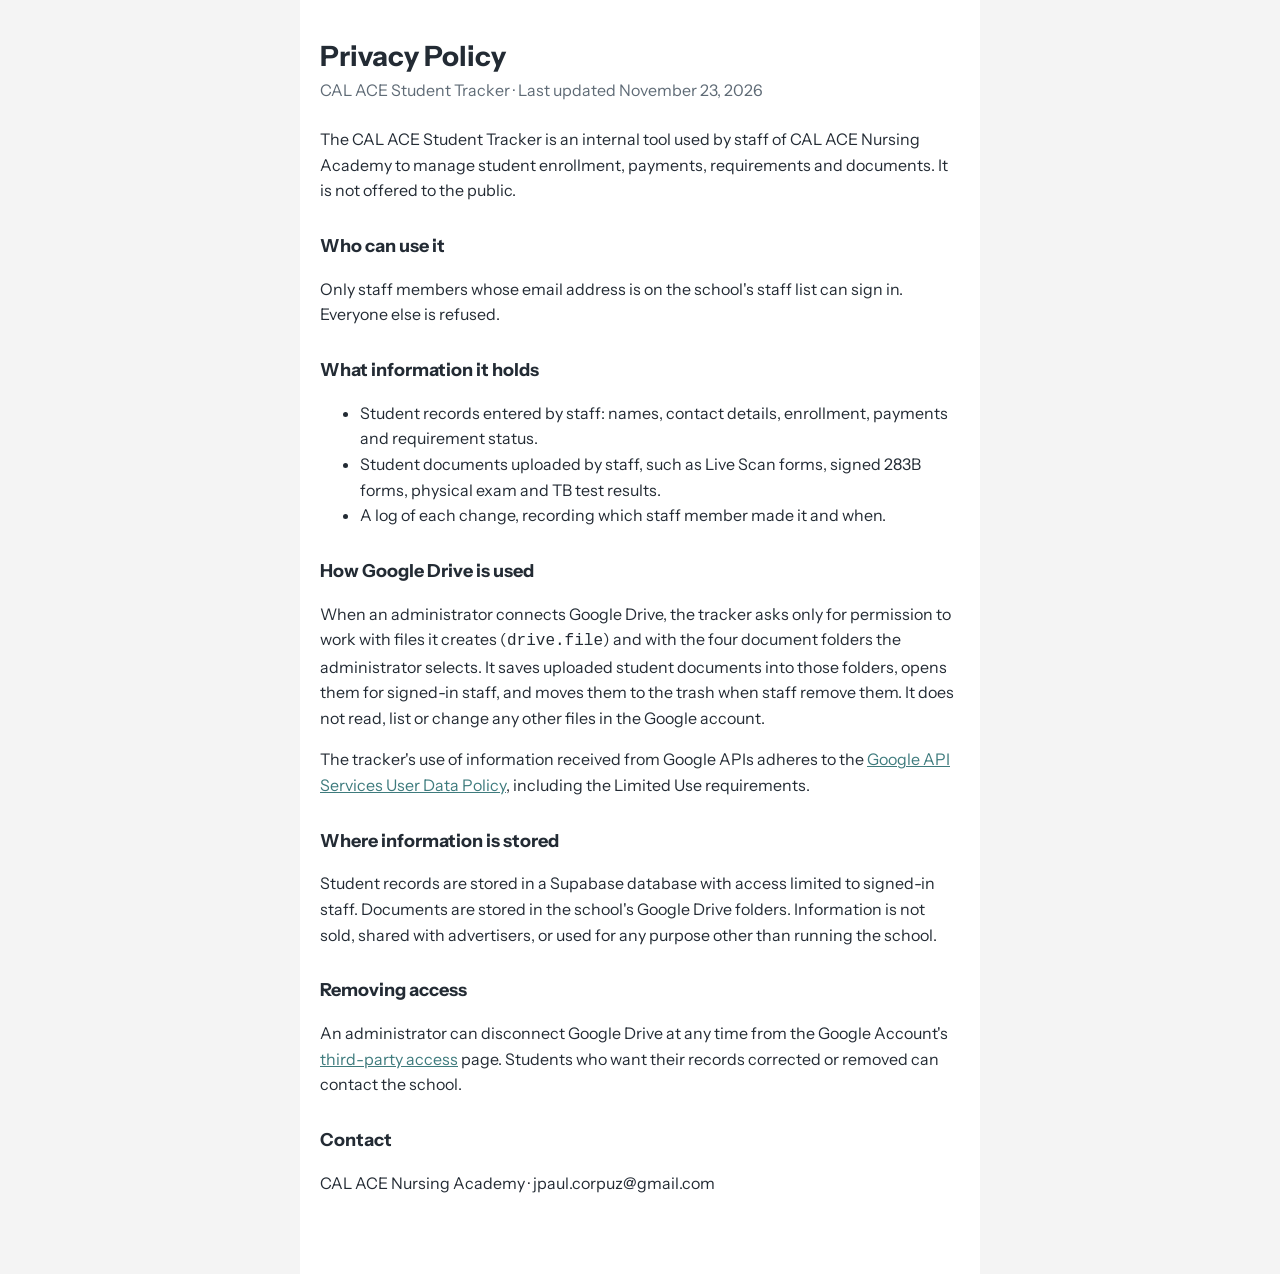
<file: privacy.html>
<!doctype html>
<html lang="en">
<head>
<meta charset="utf-8">
<meta name="viewport" content="width=device-width, initial-scale=1">
<title>Privacy Policy · CAL ACE Student Tracker</title>
<link rel="stylesheet" href="https://fonts.googleapis.com/css2?family=Instrument+Sans:wght@400;600;700&display=swap">
<style>
  :root{--ink:#232B34;--muted:#5F6B76;--paper:#F4F4F4;--teal:#3E7B7D}
  body{margin:0;background:var(--paper);color:var(--ink);font:16px/1.6 "Instrument Sans","Segoe UI",system-ui,sans-serif}
  main{max-width:680px;margin:0 auto;padding:40px 20px 64px;background:#fff;min-height:100vh;box-sizing:border-box}
  h1{font-size:28px;line-height:1.2;margin:0 0 4px}
  h2{font-size:18px;margin:28px 0 6px}
  p,li{color:var(--ink)}
  .meta{color:var(--muted);margin:0 0 24px}
  a{color:var(--teal)}
</style>
</head>
<body>
<main>
  <h1>Privacy Policy</h1>
  <p class="meta">CAL ACE Student Tracker · Last updated November 23, 2026</p>

  <p>The CAL ACE Student Tracker is an internal tool used by staff of CAL ACE Nursing Academy to manage
  student enrollment, payments, requirements and documents. It is not offered to the public.</p>

  <h2>Who can use it</h2>
  <p>Only staff members whose email address is on the school's staff list can sign in. Everyone else is refused.</p>

  <h2>What information it holds</h2>
  <ul>
    <li>Student records entered by staff: names, contact details, enrollment, payments and requirement status.</li>
    <li>Student documents uploaded by staff, such as Live Scan forms, signed 283B forms, physical exam and TB test results.</li>
    <li>A log of each change, recording which staff member made it and when.</li>
  </ul>

  <h2>How Google Drive is used</h2>
  <p>When an administrator connects Google Drive, the tracker asks only for permission to work with files it creates
  (<code>drive.file</code>) and with the four document folders the administrator selects. It saves uploaded student
  documents into those folders, opens them for signed-in staff, and moves them to the trash when staff remove them.
  It does not read, list or change any other files in the Google account.</p>
  <p>The tracker's use of information received from Google APIs adheres to the
  <a href="https://developers.google.com/terms/api-services-user-data-policy" rel="noopener">Google API Services User Data Policy</a>,
  including the Limited Use requirements.</p>

  <h2>Where information is stored</h2>
  <p>Student records are stored in a Supabase database with access limited to signed-in staff. Documents are stored in the
  school's Google Drive folders. Information is not sold, shared with advertisers, or used for any purpose other than
  running the school.</p>

  <h2>Removing access</h2>
  <p>An administrator can disconnect Google Drive at any time from the Google Account's
  <a href="https://myaccount.google.com/permissions" rel="noopener">third-party access</a> page.
  Students who want their records corrected or removed can contact the school.</p>

  <h2>Contact</h2>
  <p>CAL ACE Nursing Academy · jpaul.corpuz@gmail.com</p>
</main>
</body>
</html>
</file>
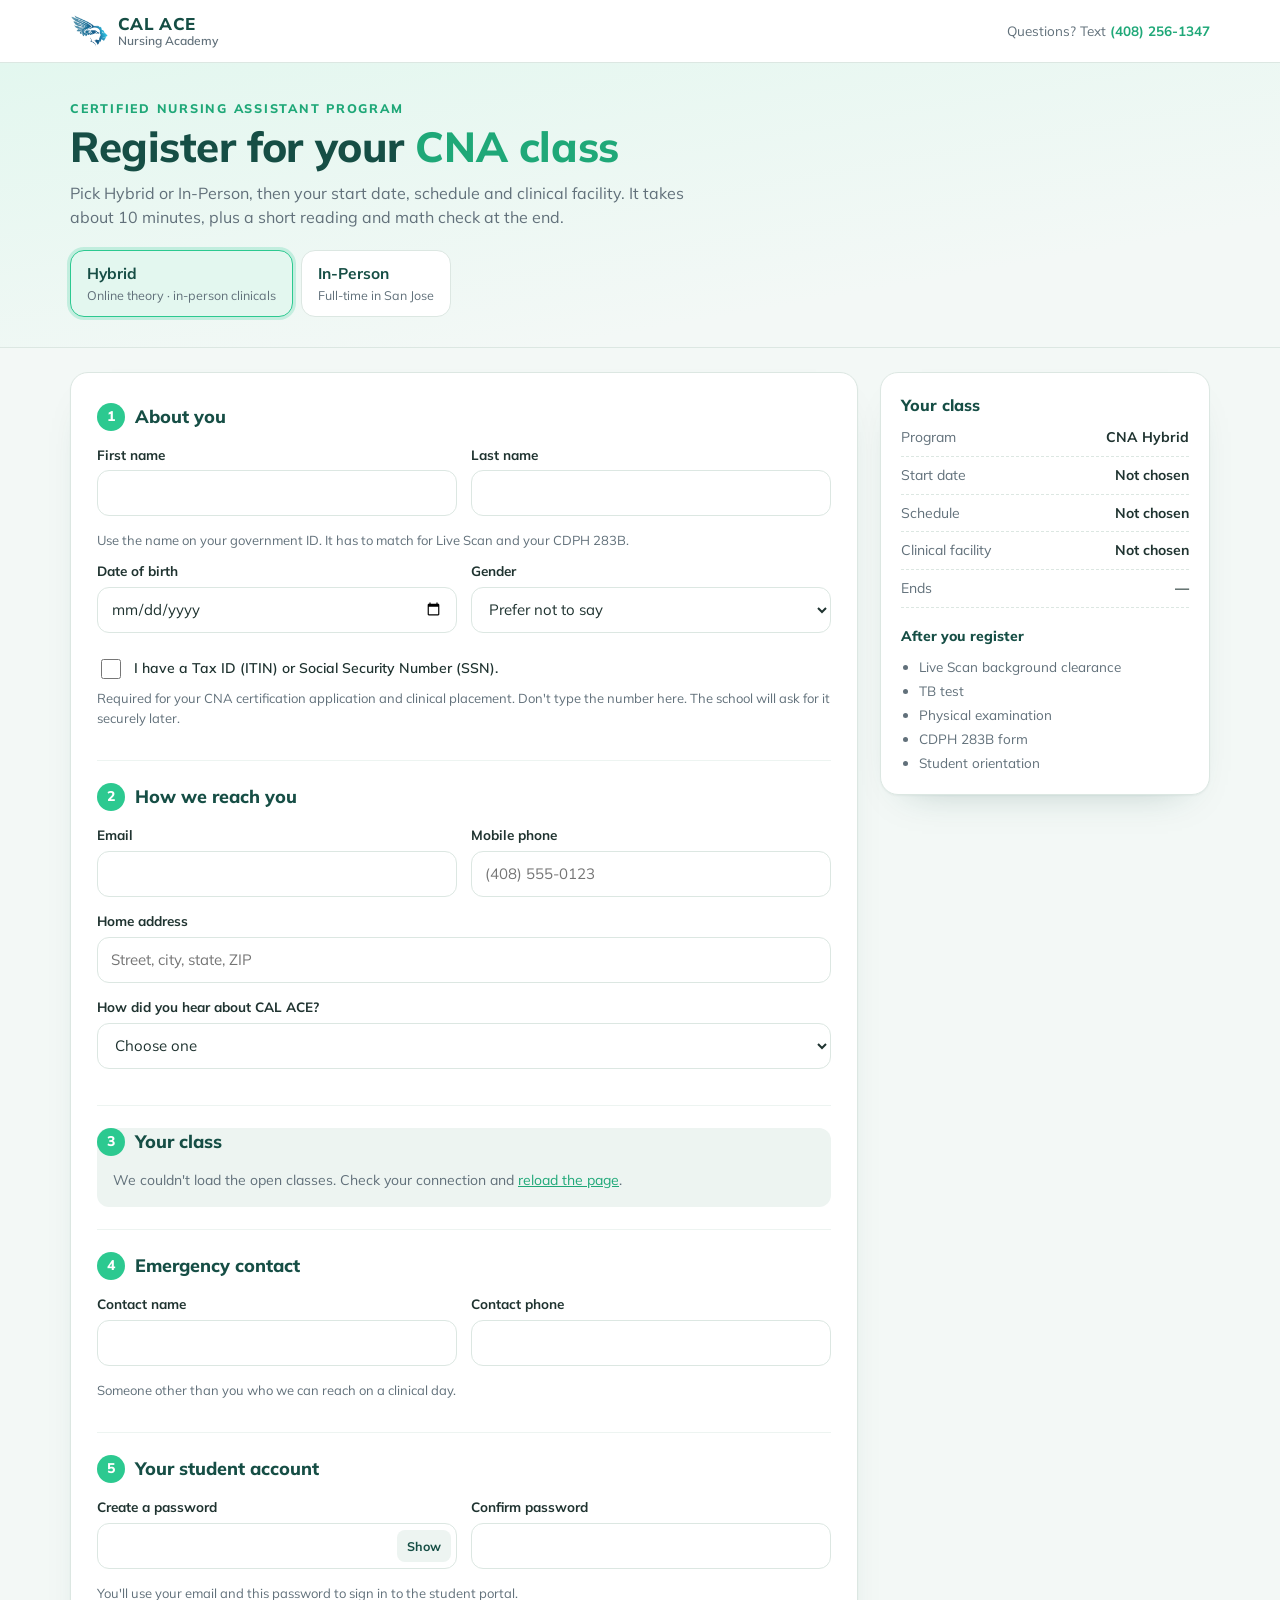
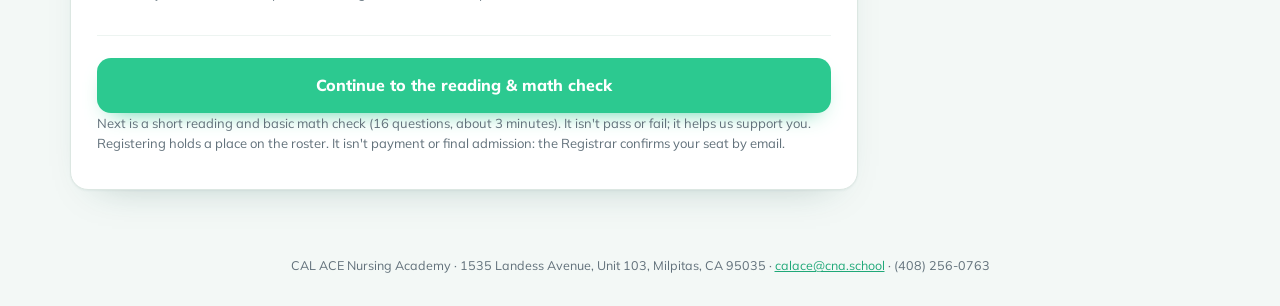
<file: register.html>
<!doctype html>
<html lang="en">
<head>
<meta charset="utf-8">
<script>/* The live page is at jpaulcorpuz-gif.github.io/register; this copy stays for local testing. */ if (/github.io$/.test(location.hostname)) location.replace("/register/" + location.search);</script>
<meta name="viewport" content="width=device-width, initial-scale=1">
<title>Register · CAL ACE Nursing Academy</title>
<meta name="description" content="Register for the CAL ACE Nursing Academy CNA program: Hybrid or In-Person.">
<link rel="icon" href="assets/brand/emblem.png">
<link rel="preconnect" href="https://fonts.googleapis.com"><link rel="preconnect" href="https://fonts.gstatic.com" crossorigin>
<link href="https://fonts.googleapis.com/css2?family=Mulish:wght@400;500;600;700;800&display=swap" rel="stylesheet">
<link rel="stylesheet" href="assets/register.css">
</head>
<body>
<header class="top">
  <div class="top-in">
    <a class="brand" href="https://calacenursingacademy.com/"><img src="assets/brand/emblem.png" alt="" width="38" height="38"><span><b>CAL ACE</b><small>Nursing Academy</small></span></a>
    <span class="help">Questions? Text <a href="sms:+14082561347">(408) 256-1347</a></span>
  </div>
</header>

<section class="hero">
  <div class="hero-in">
    <p class="eyebrow">Certified Nursing Assistant program</p>
    <h1>Register for your <em>CNA class</em></h1>
    <p class="lede">Pick Hybrid or In-Person, then your start date, schedule and clinical facility. It takes about 10 minutes, plus a short reading and math check at the end.</p>
    <div class="prog" role="radiogroup" aria-label="Program">
      <button type="button" role="radio" data-prog="hybrid" aria-checked="true"><b>Hybrid</b><small>Online theory · in-person clinicals</small></button>
      <button type="button" role="radio" data-prog="in_person" aria-checked="false"><b>In-Person</b><small>Full-time in San Jose</small></button>
    </div>
  </div>
</section>

<main class="wrap" id="main">
  <form class="card form" id="form" novalidate autocomplete="on">
    <div class="banner" id="banner" role="alert" hidden></div>
    <input type="text" name="company" id="company" class="hp" tabindex="-1" autocomplete="off" aria-hidden="true">

    <fieldset class="step">
      <legend><span class="num">1</span>About you</legend>
      <div class="row">
        <div class="f"><label for="first_name">First name</label><input id="first_name" autocomplete="given-name" required><p class="err">Enter your first name.</p></div>
        <div class="f"><label for="last_name">Last name</label><input id="last_name" autocomplete="family-name" required><p class="err">Enter your last name.</p></div>
      </div>
      <p class="hint">Use the name on your government ID. It has to match for Live Scan and your CDPH 283B.</p>
      <div class="row">
        <div class="f"><label for="dob">Date of birth</label><input id="dob" type="date" autocomplete="bday" required><p class="hint" id="age-hint"></p><p class="err" id="dob-err">Enter your date of birth.</p></div>
        <div class="f"><label for="gender">Gender</label><select id="gender"><option value="">Prefer not to say</option><option>Female</option><option>Male</option><option>Non-binary</option></select></div>
      </div>
      <div class="guardian" id="guardian" hidden>
        <p class="box-h">Parent or guardian</p>
        <p class="hint">Students under 18 need a parent or legal guardian. They sign the consent and waiver forms before clinicals, and we'll contact them using these details.</p>
        <div class="row">
          <div class="f"><label for="guardian_name">Full name</label><input id="guardian_name" autocomplete="off"><p class="err">Enter their full name.</p></div>
          <div class="f"><label for="guardian_relationship">Relationship to you</label><input id="guardian_relationship" placeholder="Mother, father, legal guardian" autocomplete="off"><p class="err">Enter how they're related to you.</p></div>
        </div>
        <div class="row">
          <div class="f"><label for="guardian_phone">Their phone</label><input id="guardian_phone" type="tel" autocomplete="off"><p class="err">Enter their phone number.</p></div>
          <div class="f"><label for="guardian_email">Their email</label><input id="guardian_email" type="email" autocomplete="off"><p class="err">Enter a valid email.</p></div>
        </div>
        <label class="check"><input type="checkbox" id="guardian_ok"><span>My parent or guardian knows I'm registering and agrees to sign the consent and waiver forms.</span></label>
        <p class="err" id="guardian_ok-err">Please confirm your parent or guardian agrees.</p>
      </div>
      <label class="check"><input type="checkbox" id="has_ssn"><span>I have a Tax ID (ITIN) or Social Security Number (SSN).</span></label>
      <p class="hint">Required for your CNA certification application and clinical placement. Don't type the number here. The school will ask for it securely later.</p>
      <p class="err" id="has_ssn-err">A Tax ID or SSN is required to enroll. Please confirm you have one.</p>
    </fieldset>

    <fieldset class="step">
      <legend><span class="num">2</span>How we reach you</legend>
      <div class="row">
        <div class="f"><label for="email">Email</label><input id="email" type="email" autocomplete="email" required><p class="hint" id="email-fix" hidden></p><p class="err">Enter a valid email address.</p></div>
        <div class="f"><label for="phone">Mobile phone</label><input id="phone" type="tel" autocomplete="tel" placeholder="(408) 555-0123" required><p class="err">Enter a valid phone number.</p></div>
      </div>
      <div class="f"><label for="address">Home address</label><input id="address" autocomplete="street-address" placeholder="Street, city, state, ZIP" required><p class="err">Enter your street, city, state and ZIP.</p></div>
      <div class="f"><label for="referral">How did you hear about CAL ACE?</label>
        <select id="referral"><option value="">Choose one</option><option>Friend</option><option>Family member</option><option>Google search</option><option>Facebook / Instagram</option><option>TikTok</option><option>Flyer / poster</option><option>Current or former student</option><option>Walk-in / drove by</option><option>Other</option></select></div>
    </fieldset>

    <fieldset class="step">
      <legend><span class="num">3</span>Your class</legend>
      <div id="class-loading" class="loading">Loading open classes…</div>
      <div id="class-none" class="empty" hidden></div>
      <div id="class-pick" hidden>
        <p class="lbl">Start date</p>
        <div class="starts" id="starts" role="radiogroup" aria-label="Start date"></div>
        <p class="err" id="start-err">Choose a start date.</p>
        <div id="sched-wrap">
          <p class="lbl">Clinical schedule</p>
          <div class="seg" role="radiogroup" aria-label="Clinical schedule">
            <button type="button" role="radio" data-sched="weekday" aria-checked="false"><b>Weekday</b><small>Mon–Fri</small></button>
            <button type="button" role="radio" data-sched="weekend" aria-checked="false"><b>Weekend</b><small>Sat–Sun</small></button>
          </div>
          <p class="err" id="sched-err">Choose weekday or weekend.</p>
        </div>
        <p class="lbl" id="site-lbl">Clinical facility</p>
        <div class="sites" id="sites" role="radiogroup" aria-label="Clinical facility"></div>
        <p class="err" id="site-err">Choose a clinical facility.</p>
        <div class="idyl" id="idyl" hidden>
          <p class="box-h">Idylwood Care Center: clinical requirements</p>
          <p class="hint">Idylwood has its own requirements. If you choose Idylwood, submit all of these during the first week of the program:</p>
          <ul><li>Nurse Registration form or demographic information: cbhi.formstack.com/forms/cbhi_intern_application</li><li>COVID-19 vaccination</li><li>PPD / chest X-ray or QuantiFERON test results</li><li>Physical examination</li><li>CPR</li><li>Flu vaccination</li><li>Fingerprinting</li><li>Sexual harassment training certificate: dfeh.ca.gov/shpt</li><li>Negative COVID test within the previous 72 hours</li><li>School agreement and BVNPT or BRN approval</li></ul>
          <label class="check"><input type="checkbox" id="idylwood_ok"><span>I agree</span></label>
          <p class="err" id="idylwood_ok-err">Please tick "I agree" to choose Idylwood.</p>
        </div>
        <div class="wl" id="wl" hidden>
          <p class="box-h">This group is full</p>
          <p class="hint" id="wl-text"></p>
          <label class="check"><input type="checkbox" id="waitlist"><span>Put me on the waitlist for this group</span></label>
          <p class="err" id="waitlist-err">Tick the waitlist box, or choose a group with open seats.</p>
        </div>
      </div>
    </fieldset>

    <fieldset class="step">
      <legend><span class="num">4</span>Emergency contact</legend>
      <div class="row">
        <div class="f"><label for="emergency_name">Contact name</label><input id="emergency_name" autocomplete="off" required><p class="err">Enter an emergency contact name.</p></div>
        <div class="f"><label for="emergency_phone">Contact phone</label><input id="emergency_phone" type="tel" autocomplete="off" required><p class="err">Enter their phone number.</p></div>
      </div>
      <p class="hint">Someone other than you who we can reach on a clinical day.</p>
    </fieldset>

    <fieldset class="step">
      <legend><span class="num">5</span>Your student account</legend>
      <div class="row">
        <div class="f"><label for="password">Create a password</label><div class="pw"><input id="password" type="password" autocomplete="new-password" minlength="8" required><button type="button" class="pw-eye" data-eye="password" aria-label="Show password">Show</button></div><p class="err">Use at least 8 characters.</p></div>
        <div class="f"><label for="password2">Confirm password</label><input id="password2" type="password" autocomplete="new-password" required><p class="err">The passwords don't match.</p></div>
      </div>
      <p class="hint">You'll use your email and this password to sign in to the student portal.</p>
    </fieldset>

    <div class="submit">
      <button type="submit" class="btn primary big" id="submit">Continue to the reading &amp; math check</button>
      <p class="hint">Next is a short reading and basic math check (16 questions, about 3 minutes). It isn't pass or fail; it helps us support you. Registering holds a place on the roster. It isn't payment or final admission: the Registrar confirms your seat by email.</p>
    </div>
  </form>

  <aside class="card side" id="side" aria-live="polite">
    <p class="side-h">Your class</p>
    <dl class="sum">
      <div><dt>Program</dt><dd id="s-prog">CNA Hybrid</dd></div>
      <div><dt>Start date</dt><dd id="s-start">Not chosen</dd></div>
      <div><dt>Schedule</dt><dd id="s-sched">Not chosen</dd></div>
      <div><dt>Clinical facility</dt><dd id="s-site">Not chosen</dd></div>
      <div><dt>Ends</dt><dd id="s-end">—</dd></div>
    </dl>
    <div class="seats" id="s-seats" hidden><div class="bar"><i></i></div><p></p></div>
    <div class="fee" id="s-fee"></div>
    <p class="side-h small">After you register</p>
    <ul class="next"><li>Live Scan background clearance</li><li>TB test</li><li>Physical examination</li><li>CDPH 283B form</li><li>Student orientation</li></ul>
  </aside>
</main>

<div class="modal" id="check" hidden role="dialog" aria-modal="true" aria-labelledby="check-h">
  <div class="modal-in">
    <div class="modal-head"><div><h2 id="check-h">Reading &amp; basic math check</h2><p class="hint">One last step, about 3 minutes. Please answer all 16 questions. It isn't pass or fail.</p></div><button type="button" class="x" id="check-x" aria-label="Close">×</button></div>
    <div class="modal-body" id="check-body"></div>
    <div class="modal-foot"><span id="check-count">Answered 0 of 16</span><button type="button" class="btn primary" id="check-done" disabled>Finish &amp; submit my registration</button></div>
  </div>
</div>

<main class="wrap done" id="done" hidden></main>

<footer class="foot">CAL ACE Nursing Academy · 1535 Landess Avenue, Unit 103, Milpitas, CA 95035 · <a href="mailto:calace@cna.school">calace@cna.school</a> · (408) 256-0763</footer>
<script src="assets/config.js"></script>
<script src="assets/register.js"></script>
</body>
</html>
</file>
<file: assets/register.css>
/* CAL ACE public Registration page. Same palette as the tracker: mint workspace, emerald accent, Mulish. */
:root{
  --paper:#F3F8F6; --sheet:#FFFFFF; --ink:#1F3330; --muted:#61707A; --line:#DCE7E2; --soft:#EDF4F1;
  --accent:#2CC990; --accent-deep:#1FA878; --ink-green:#164E45; --mint:#E3F7EF; --mint-line:#BFEBD8;
  --warn:#B4690E; --warn-soft:#FFF6E5; --bad:#C2412D; --bad-soft:#FDE9E5;
  --shadow:0 1px 2px rgba(22,78,69,.05), 0 18px 40px -28px rgba(22,78,69,.35);
  --r:18px; color-scheme:light;
}
@media (prefers-color-scheme: dark){:root:not([data-theme="light"]){
  --paper:#0F1916; --sheet:#16231F; --ink:#E4F1EC; --muted:#9AB0A9; --line:#27392F; --soft:#1C2B26;
  --accent:#2CC990; --accent-deep:#3FD9A1; --ink-green:#B8F0DA; --mint:#173A2E; --mint-line:#22553F;
  --warn:#F0B04A; --warn-soft:#3A2C12; --bad:#FF8A70; --bad-soft:#3D1F18; --shadow:0 1px 2px rgba(0,0,0,.35); color-scheme:dark}}
:root[data-theme="dark"]{--paper:#0F1916; --sheet:#16231F; --ink:#E4F1EC; --muted:#9AB0A9; --line:#27392F; --soft:#1C2B26; --accent-deep:#3FD9A1; --ink-green:#B8F0DA; --mint:#173A2E; --mint-line:#22553F; --warn:#F0B04A; --warn-soft:#3A2C12; --bad:#FF8A70; --bad-soft:#3D1F18; color-scheme:dark}
*{box-sizing:border-box}
[hidden]{display:none !important}
html,body{margin:0}
body{background:var(--paper);color:var(--ink);font:15px/1.55 "Mulish","Segoe UI",system-ui,sans-serif;-webkit-font-smoothing:antialiased}
a{color:var(--accent-deep)}
button,input,select,textarea{font:inherit;color:inherit}
.hp{position:absolute;left:-9999px;width:1px;height:1px;opacity:0}

.top{background:var(--sheet);border-bottom:1px solid var(--line)}
.top-in{max-width:1180px;margin:0 auto;padding:12px 20px;display:flex;align-items:center;justify-content:space-between;gap:12px}
.brand{display:flex;align-items:center;gap:10px;text-decoration:none;color:var(--ink-green)}
.brand img{border-radius:10px}
.brand span{display:flex;flex-direction:column;line-height:1.1}.brand b{font-size:17px;font-weight:800;letter-spacing:.02em}.brand small{font-size:12px;color:var(--muted);font-weight:600}
.help{font-size:13.5px;color:var(--muted)}.help a{font-weight:700;text-decoration:none}

.hero{background:linear-gradient(170deg,var(--mint),var(--paper) 75%);border-bottom:1px solid var(--line)}
.hero-in{max-width:1180px;margin:0 auto;padding:36px 20px 30px}
.eyebrow{margin:0 0 6px;font-size:12.5px;font-weight:800;letter-spacing:.14em;text-transform:uppercase;color:var(--accent-deep)}
h1{margin:0;font-size:clamp(28px,4.4vw,42px);line-height:1.1;font-weight:800;color:var(--ink-green);letter-spacing:-.01em}
h1 em{font-style:normal;color:var(--accent-deep)}
.lede{max-width:640px;margin:10px 0 20px;color:var(--muted);font-size:16px}
.prog{display:inline-flex;gap:8px;flex-wrap:wrap}
.prog button,.seg button{display:flex;flex-direction:column;align-items:flex-start;gap:1px;border:1.5px solid var(--line);background:var(--sheet);border-radius:14px;padding:10px 16px;cursor:pointer;text-align:left;transition:border-color .15s,box-shadow .15s}
.prog button b,.seg button b{font-size:15.5px;color:var(--ink-green)}
.prog button small,.seg button small{font-size:12.5px;color:var(--muted)}
.prog button[aria-checked="true"],.seg button[aria-checked="true"]{border-color:var(--accent);box-shadow:0 0 0 3px color-mix(in srgb,var(--accent) 22%,transparent);background:var(--mint)}
.prog button:focus-visible,.seg button:focus-visible,.opt:focus-visible{outline:3px solid color-mix(in srgb,var(--accent) 45%,transparent);outline-offset:2px}

.wrap{max-width:1180px;margin:0 auto;padding:24px 20px 48px;display:grid;grid-template-columns:minmax(0,1fr) 330px;gap:22px;align-items:start}
.card{background:var(--sheet);border:1px solid var(--line);border-radius:var(--r);box-shadow:var(--shadow)}
.form{padding:8px 26px 26px;min-width:0}
.step{border:0;margin:0;padding:22px 0;border-bottom:1px solid var(--soft);min-width:0}
.step legend{display:flex;align-items:center;gap:10px;font-size:18px;font-weight:800;color:var(--ink-green);padding:0;margin-bottom:14px;float:left;width:100%}
.step legend+*{clear:both}
.num{width:28px;height:28px;border-radius:50%;background:var(--accent);color:#fff;display:grid;place-items:center;font-size:14px;font-weight:800;flex:none}
.row{display:grid;grid-template-columns:1fr 1fr;gap:14px}
.f{display:flex;flex-direction:column;gap:5px;margin-bottom:14px;min-width:0}
label,.lbl{font-size:13.5px;font-weight:700;color:var(--ink)}
.lbl{margin:14px 0 8px}
input,select{height:46px;border:1.5px solid var(--line);border-radius:12px;padding:0 13px;background:var(--sheet);width:100%;min-width:0;transition:border-color .15s,box-shadow .15s}
input:focus,select:focus{outline:none;border-color:var(--accent);box-shadow:0 0 0 3px color-mix(in srgb,var(--accent) 20%,transparent)}
.f.bad input,.f.bad select{border-color:var(--bad)}
.err{display:none;margin:2px 0 0;color:var(--bad);font-size:13px;font-weight:600}
.f.bad .err,.err.show{display:block}
.hint{margin:0 0 10px;font-size:13px;color:var(--muted)}
.f .hint{margin:0}
.check{display:flex;gap:10px;align-items:flex-start;font-weight:600;font-size:14px;margin:6px 0;cursor:pointer}
.check input{width:20px;height:20px;flex:none;margin-top:1px;accent-color:var(--accent)}
.box-h{margin:0 0 4px;font-weight:800;color:var(--ink-green)}
.guardian,.idyl{border:1px solid #E7C27A;background:var(--warn-soft);border-radius:14px;padding:14px 16px;margin:4px 0 16px}
.idyl ul{margin:6px 0 10px;padding-left:20px;font-size:13.5px}
.wl{border:1px solid color-mix(in srgb,var(--bad) 40%,transparent);background:var(--bad-soft);border-radius:14px;padding:14px 16px;margin:12px 0 4px}
.pw{position:relative}.pw input{padding-right:64px}
.pw-eye{position:absolute;right:6px;top:7px;height:32px;border:0;background:var(--soft);border-radius:8px;padding:0 10px;font-size:12.5px;font-weight:700;cursor:pointer;color:var(--ink-green)}

.loading,.empty{padding:16px;border-radius:12px;background:var(--soft);color:var(--muted);font-size:14px}
.starts{display:grid;grid-template-columns:repeat(auto-fill,minmax(150px,1fr));gap:10px}
.opt{border:1.5px solid var(--line);background:var(--sheet);border-radius:14px;padding:12px 14px;cursor:pointer;text-align:left;display:flex;flex-direction:column;gap:2px;transition:border-color .15s,box-shadow .15s;min-width:0}
.opt:hover{border-color:color-mix(in srgb,var(--accent) 60%,var(--line))}
.opt[aria-checked="true"]{border-color:var(--accent);box-shadow:0 0 0 3px color-mix(in srgb,var(--accent) 22%,transparent);background:var(--mint)}
.opt b{font-size:16px;color:var(--ink-green)}
.opt small{font-size:12.5px;color:var(--muted)}
.opt[disabled]{opacity:.5;cursor:not-allowed}
.seg{display:grid;grid-template-columns:1fr 1fr;gap:10px;max-width:420px}
.sites{display:grid;gap:10px}
.site{display:grid;grid-template-columns:minmax(0,1fr) auto;gap:4px 12px;align-items:center}
.site .left{display:flex;flex-direction:column;min-width:0}
.tag{font-size:12px;font-weight:800;border-radius:999px;padding:3px 10px;white-space:nowrap}
.tag.ok{background:var(--mint);color:var(--ink-green)}
.tag.low{background:var(--warn-soft);color:var(--warn)}
.tag.full{background:var(--bad-soft);color:var(--bad)}
.meter{grid-column:1/-1;height:6px;border-radius:999px;background:var(--soft);overflow:hidden}
.meter i{display:block;height:100%;background:var(--accent);border-radius:999px}
.opt.isfull .meter i{background:var(--bad)}
.submit{padding-top:22px}
.btn{border:0;border-radius:14px;padding:12px 20px;font-weight:800;cursor:pointer;font-size:15px;text-decoration:none;display:inline-flex;align-items:center;justify-content:center;gap:8px}
.btn.primary{background:var(--accent);color:#fff;box-shadow:0 10px 24px -14px var(--accent)}
.btn.primary:hover{background:var(--accent-deep)}
.btn.primary:disabled{opacity:.5;cursor:not-allowed}
.btn.ghost{background:var(--soft);color:var(--ink-green)}
.btn.big{width:100%;padding:15px 20px;font-size:16px}
.banner{padding:12px 14px;border-radius:12px;background:var(--bad-soft);color:var(--bad);font-weight:700;margin-top:18px}

.side{padding:20px;position:sticky;top:16px}
.side-h{margin:0 0 10px;font-weight:800;color:var(--ink-green);font-size:16px}
.side-h.small{font-size:14px;margin-top:18px}
.sum{margin:0;display:grid;gap:8px}
.sum div{display:flex;justify-content:space-between;gap:12px;font-size:14px;border-bottom:1px dashed var(--line);padding-bottom:7px}
.sum dt{color:var(--muted)}.sum dd{margin:0;font-weight:700;text-align:right}
.seats{margin-top:14px}.seats .bar{height:8px;border-radius:999px;background:var(--soft);overflow:hidden}.seats .bar i{display:block;height:100%;background:var(--accent)}
.seats p{margin:6px 0 0;font-size:13px;color:var(--muted);font-weight:600}
.fee{margin-top:14px;padding:12px 14px;border-radius:12px;background:var(--mint);font-size:13.5px;color:var(--ink-green)}
.fee:empty{display:none}
.next{margin:0;padding-left:18px;font-size:13.5px;color:var(--muted);display:grid;gap:3px}

.modal{position:fixed;inset:0;background:rgba(10,25,20,.5);display:grid;place-items:center;padding:16px;z-index:50}
.modal[hidden]{display:none}
.modal-in{background:var(--sheet);border-radius:20px;width:min(720px,100%);max-height:calc(100dvh - 32px);display:flex;flex-direction:column;box-shadow:0 30px 80px -20px rgba(0,0,0,.5)}
.modal-head{display:flex;justify-content:space-between;gap:12px;padding:20px 22px 8px}
.modal-head h2{margin:0 0 4px;color:var(--ink-green);font-size:20px}
.x{border:0;background:var(--soft);width:36px;height:36px;border-radius:10px;font-size:20px;cursor:pointer;flex:none}
.modal-body{overflow:auto;padding:4px 22px 12px}
.part{margin:14px 0}
.part-h{font-weight:800;color:var(--ink-green);margin:0 0 2px}
.passage{white-space:pre-line;background:var(--soft);border-radius:12px;padding:10px 12px;font-size:14px;margin:6px 0 10px}
.q{margin:12px 0}
.q p{margin:0 0 6px;font-weight:700;font-size:14.5px}
.q .opts{display:grid;grid-template-columns:repeat(auto-fill,minmax(150px,1fr));gap:6px}
.q label{display:flex;gap:8px;align-items:center;border:1.5px solid var(--line);border-radius:10px;padding:8px 10px;font-weight:600;cursor:pointer}
.q label:has(input:checked){border-color:var(--accent);background:var(--mint)}
.q input{width:18px;height:18px;accent-color:var(--accent)}
.modal-foot{display:flex;justify-content:space-between;align-items:center;gap:12px;padding:14px 22px;border-top:1px solid var(--line);flex-wrap:wrap}
.modal-foot span{font-weight:700;color:var(--muted)}

.done{grid-template-columns:minmax(0,1fr) 330px}
.ok-card{padding:28px}
.ok-mark{width:56px;height:56px;border-radius:50%;background:var(--mint);display:grid;place-items:center;color:var(--accent-deep);margin-bottom:12px}
.ok-card h2{margin:0 0 6px;font-size:26px;color:var(--ink-green)}
.pay{margin-top:20px;border:1.5px solid var(--accent);border-radius:16px;padding:18px;background:linear-gradient(160deg,var(--mint),var(--sheet))}
.pay h3{margin:0 0 4px;color:var(--ink-green);font-size:18px}
.pay .amt{font-size:34px;font-weight:800;color:var(--ink-green);margin:6px 0}
.pay .amt small{font-size:14px;color:var(--muted);font-weight:600}
.alt{margin-top:14px;display:grid;grid-template-columns:1fr 1fr;gap:10px}
.alt div{background:var(--sheet);border:1px solid var(--line);border-radius:12px;padding:10px 12px;font-size:13.5px}
.alt b{display:block;color:var(--ink-green)}
.foot{text-align:center;color:var(--muted);font-size:12.5px;padding:18px 20px 30px}

@media (max-width:900px){.wrap,.done{grid-template-columns:minmax(0,1fr)}.side{position:static}}
@media (max-width:560px){.row,.alt{grid-template-columns:1fr}.form{padding:4px 16px 18px}.hero-in{padding:24px 16px 22px}.wrap{padding:16px 12px 40px}.top-in{padding:10px 14px}.help{display:none}.prog{display:grid;grid-template-columns:1fr 1fr;width:100%}}

/* Start-date carousel and class calendar */
.car{position:relative;display:flex;align-items:center;gap:8px}
.car-track{display:flex;gap:10px;overflow-x:auto;scroll-snap-type:x mandatory;scroll-behavior:smooth;padding:4px 2px 10px;flex:1;min-width:0;scrollbar-width:thin}
.car-track::-webkit-scrollbar{height:6px}.car-track::-webkit-scrollbar-thumb{background:var(--line);border-radius:999px}
.car-card{flex:0 0 132px;scroll-snap-align:start;align-items:center;text-align:center;padding:12px 10px;gap:0}
.cc-mon{font-size:12px;font-weight:800;letter-spacing:.08em;text-transform:uppercase;color:var(--accent-deep)}
.cc-day{font-size:34px;font-weight:800;line-height:1.1;color:var(--ink-green)}
.cc-seat{margin-top:6px;font-size:11.5px;font-weight:800;border-radius:999px;padding:2px 8px}
.cc-seat.ok{background:var(--mint);color:var(--ink-green)}.cc-seat.full{background:var(--bad-soft);color:var(--bad)}
.car-card[aria-checked="true"] .cc-seat.ok{background:var(--sheet)}
.car-btn{flex:none;width:38px;height:38px;border-radius:50%;border:1.5px solid var(--line);background:var(--sheet);color:var(--ink-green);font-size:22px;line-height:1;cursor:pointer;display:grid;place-items:center;box-shadow:var(--shadow)}
.car-btn:hover:not(:disabled){border-color:var(--accent)}
.car-btn:disabled{opacity:.35;cursor:default;box-shadow:none}
.ccal{margin:14px 0 4px;border:1px solid var(--line);border-radius:16px;padding:14px;background:var(--sheet);animation:ccal-in .25s ease}
@keyframes ccal-in{from{opacity:0;transform:translateY(-4px)}to{opacity:1;transform:none}}
@media (prefers-reduced-motion:reduce){.ccal{animation:none}.car-track{scroll-behavior:auto}}
.ccal-head{display:flex;align-items:center;justify-content:space-between;margin-bottom:10px}
.ccal-head b{font-size:16px;color:var(--ink-green)}
.ccal-head .car-btn{width:32px;height:32px;font-size:18px;box-shadow:none}
.ccal-grid{display:grid;grid-template-columns:repeat(7,1fr);gap:4px;text-align:center}
.ccal-wd{font-size:11.5px;font-weight:800;color:var(--muted);padding-bottom:2px}
.ccal-d{height:38px;display:grid;place-items:center;border-radius:10px;font-size:13.5px;font-weight:700;color:var(--ink)}
.ccal-d.out{opacity:.3}
.ccal-d.k-theory,.ccal-key .k-theory{background:#E8F0FE;color:#174EA6}
.ccal-d.k-clin,.ccal-d.k-clin-wk,.ccal-key .k-clin,.ccal-key .k-clin-wk,.ccal-d.k-class,.ccal-key .k-class{background:var(--mint);color:var(--ink-green)}
.ccal-d.k-clin-we,.ccal-key .k-clin-we{background:#FFF1D6;color:#8A5A00}
.ccal-d.start,.ccal-d.end{background:var(--accent);color:#fff;box-shadow:0 0 0 2px var(--sheet),0 0 0 4px var(--accent)}
.ccal-key{display:flex;flex-wrap:wrap;gap:6px 14px;margin-top:12px;font-size:12.5px;color:var(--muted);font-weight:600}
.ccal-key span{display:inline-flex;align-items:center;gap:6px}
.ccal-key i{width:14px;height:14px;border-radius:4px;display:inline-block}
.ccal-key .k-start{background:var(--accent)}
.ccal-note{margin:10px 0 0}
@media (prefers-color-scheme: dark){:root:not([data-theme="light"]) .ccal-d.k-theory,:root:not([data-theme="light"]) .ccal-key .k-theory{background:#1B2B4A;color:#AFC8FA}
  :root:not([data-theme="light"]) .ccal-d.k-clin-we,:root:not([data-theme="light"]) .ccal-key .k-clin-we{background:#3A2C12;color:#F0C878}}
@media (max-width:560px){.car>.car-btn{display:none}.car-card{flex-basis:118px}.ccal-d{height:34px;font-size:13px}}
/* All months of the class, side by side where there's room */
.ccal-months{display:grid;grid-template-columns:repeat(auto-fill,minmax(min(100%,250px),1fr));gap:16px 18px}
.ccal-mh{margin:0 0 6px;font-weight:800;color:var(--ink-green);font-size:15px}
.ccal-month .ccal-d{height:32px;font-size:13px;border-radius:8px}
.ccal-d.blank{background:none}
/* Official calendar day types */
.ccal-d.k-makeup,.ccal-key .k-makeup{background:#E8F0FE;color:#174EA6;box-shadow:inset 0 0 0 1.5px #8AB0F0}
.ccal-d.k-makeup{background-image:repeating-linear-gradient(135deg,transparent 0 5px,rgba(23,78,166,.08) 5px 7px)}
.ccal-d.k-cmk,.ccal-key .k-cmk{background:var(--mint);color:var(--ink-green);box-shadow:inset 0 0 0 1.5px var(--mint-line)}
.ccal-d.k-cmk{background-image:repeating-linear-gradient(135deg,transparent 0 5px,rgba(22,78,69,.08) 5px 7px)}
.ccal-d.k-hol,.ccal-key .k-hol{background:#F1F1EF;color:#9A9A94}
.ccal-d.k-hol{text-decoration:line-through}
@media (prefers-color-scheme: dark){:root:not([data-theme="light"]) .ccal-d.k-hol,:root:not([data-theme="light"]) .ccal-key .k-hol{background:#26302C;color:#7F8C87}}
</file>
